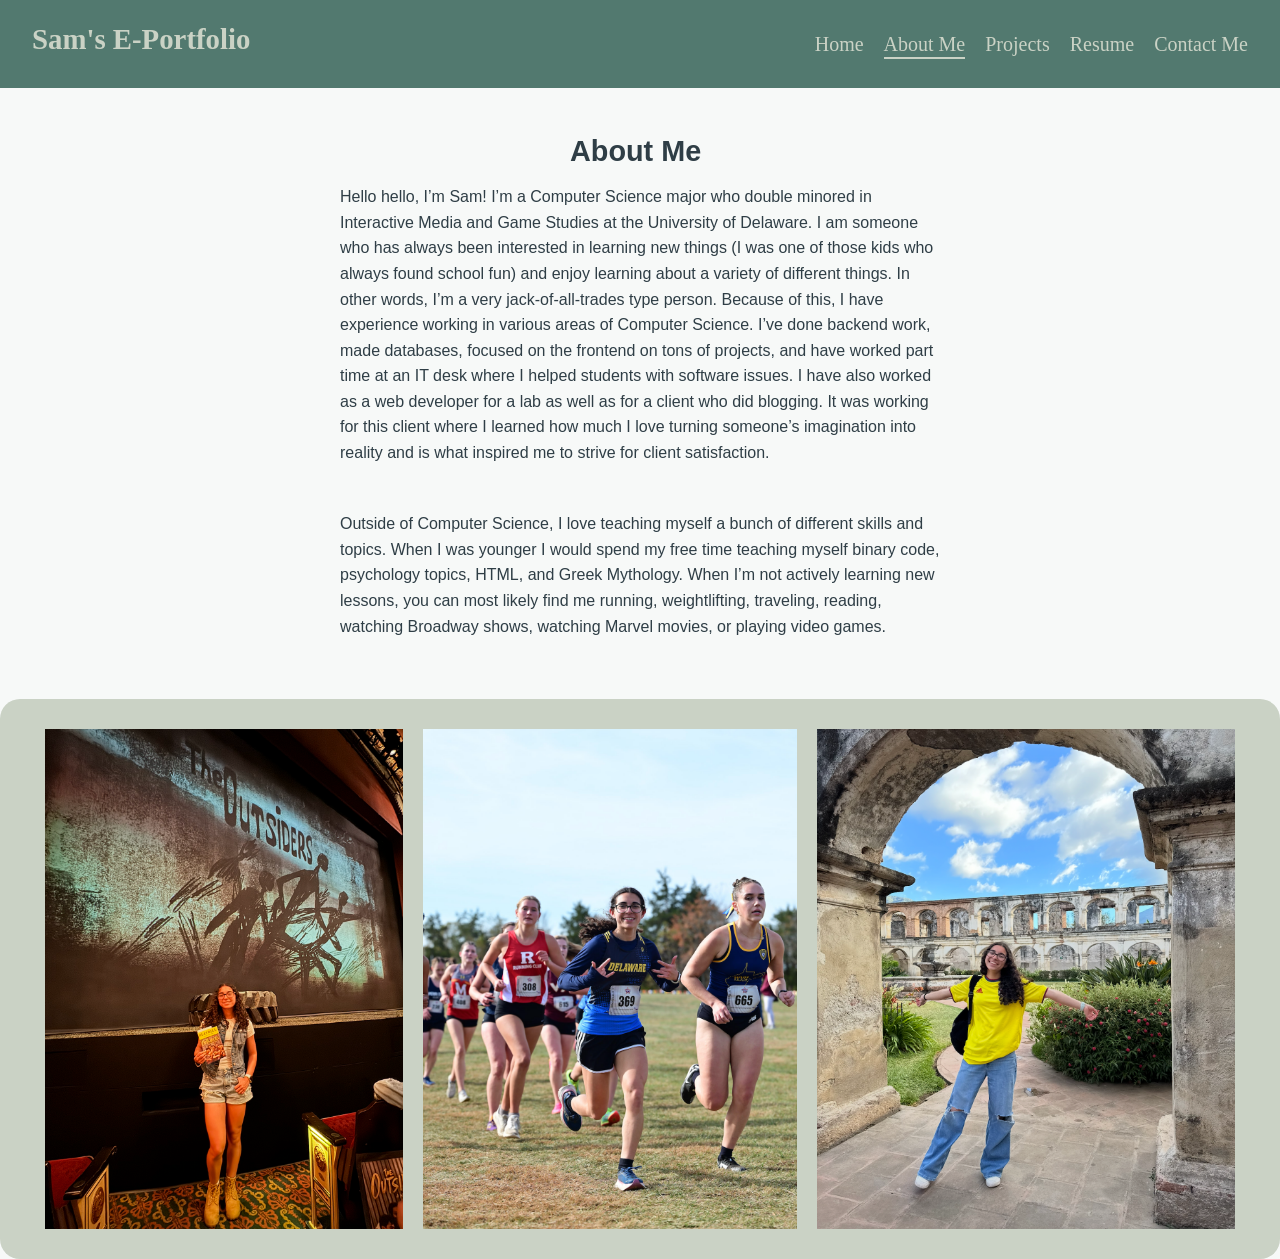
<file: about-me/about.html>
<!DOCTYPE html>
<html>
    <head>
        <link rel="stylesheet" href="./about.css">
        <title>About Samantha Paez | Samantha Paez</title>
        <meta name="description" content="Learn more about Samantha Paez, such as her academic studies, her personal interests / hobbies, and her future goals.">
        <meta name="viewport" content="width=device-width, initial-scale=1.0"> <!--mobile friendly SEO-->
    </head>
    <div>
        <nav>
            <header class="nav-header">Sam's E-Portfolio</header>
                <ul class="nav-links">
                    <li><a href="../index.html">Home</a></li>
                    <li><a href="about.html" class="active">About Me</a></li>
                    <li><a href="../projects/projects.html">Projects</a></li>
                    <li><a href="../resume/resume.html">Resume</a></li>
                    <li><a href="../contact-me/contact.html">Contact Me</a></li>
                </ul>
        </nav>
        <div class="wrapper">
            <header class="page-header">About Me</header>
            <p>
                Hello hello, I’m Sam! I’m a Computer Science major who double minored in Interactive Media and Game Studies at the University of Delaware. 
                I am someone who has always been interested in learning new things (I was one of those kids who always found school fun) and enjoy learning about a variety of different things. 
                In other words, I’m a very jack-of-all-trades type person. Because of this, I have experience working in various areas of Computer Science. 
                I’ve done backend work, made databases, focused on the frontend on tons of projects, and have worked part time at an IT desk where I helped students with software issues. 
                I have also worked as a web developer for a lab as well as for a client who did blogging. 
                It was working for this client where I learned how much I love turning someone’s imagination into reality and is what inspired me to strive for client satisfaction. 
            </p>
            <br>
            <p>
                Outside of Computer Science, I love teaching myself a bunch of different skills and topics. 
                When I was younger I would spend my free time teaching myself binary code, psychology topics, HTML, and Greek Mythology. 
                When I’m not actively learning new lessons, you can most likely find me running, weightlifting, traveling, reading, watching Broadway shows, watching Marvel movies, or playing video games. 
            </p>
        </div>
        <div class="images-div">
            <img id="images" src="../images/me-at-the-outsiders.png" alt="Girl standing in front of stage holding The Outsiders Playbill">
            <img id="images" src="../images/me-during-meet.png" alt="Girl in University of Delaware uniform smiling while racing in a cross country meet">
            <img id="images" src="../images/me-in-guatemala.png" alt="Girl in Colombian Soccer Jersey standing in Guatemala underneath an arch">
        </div>
    </div>
</html>
</file>
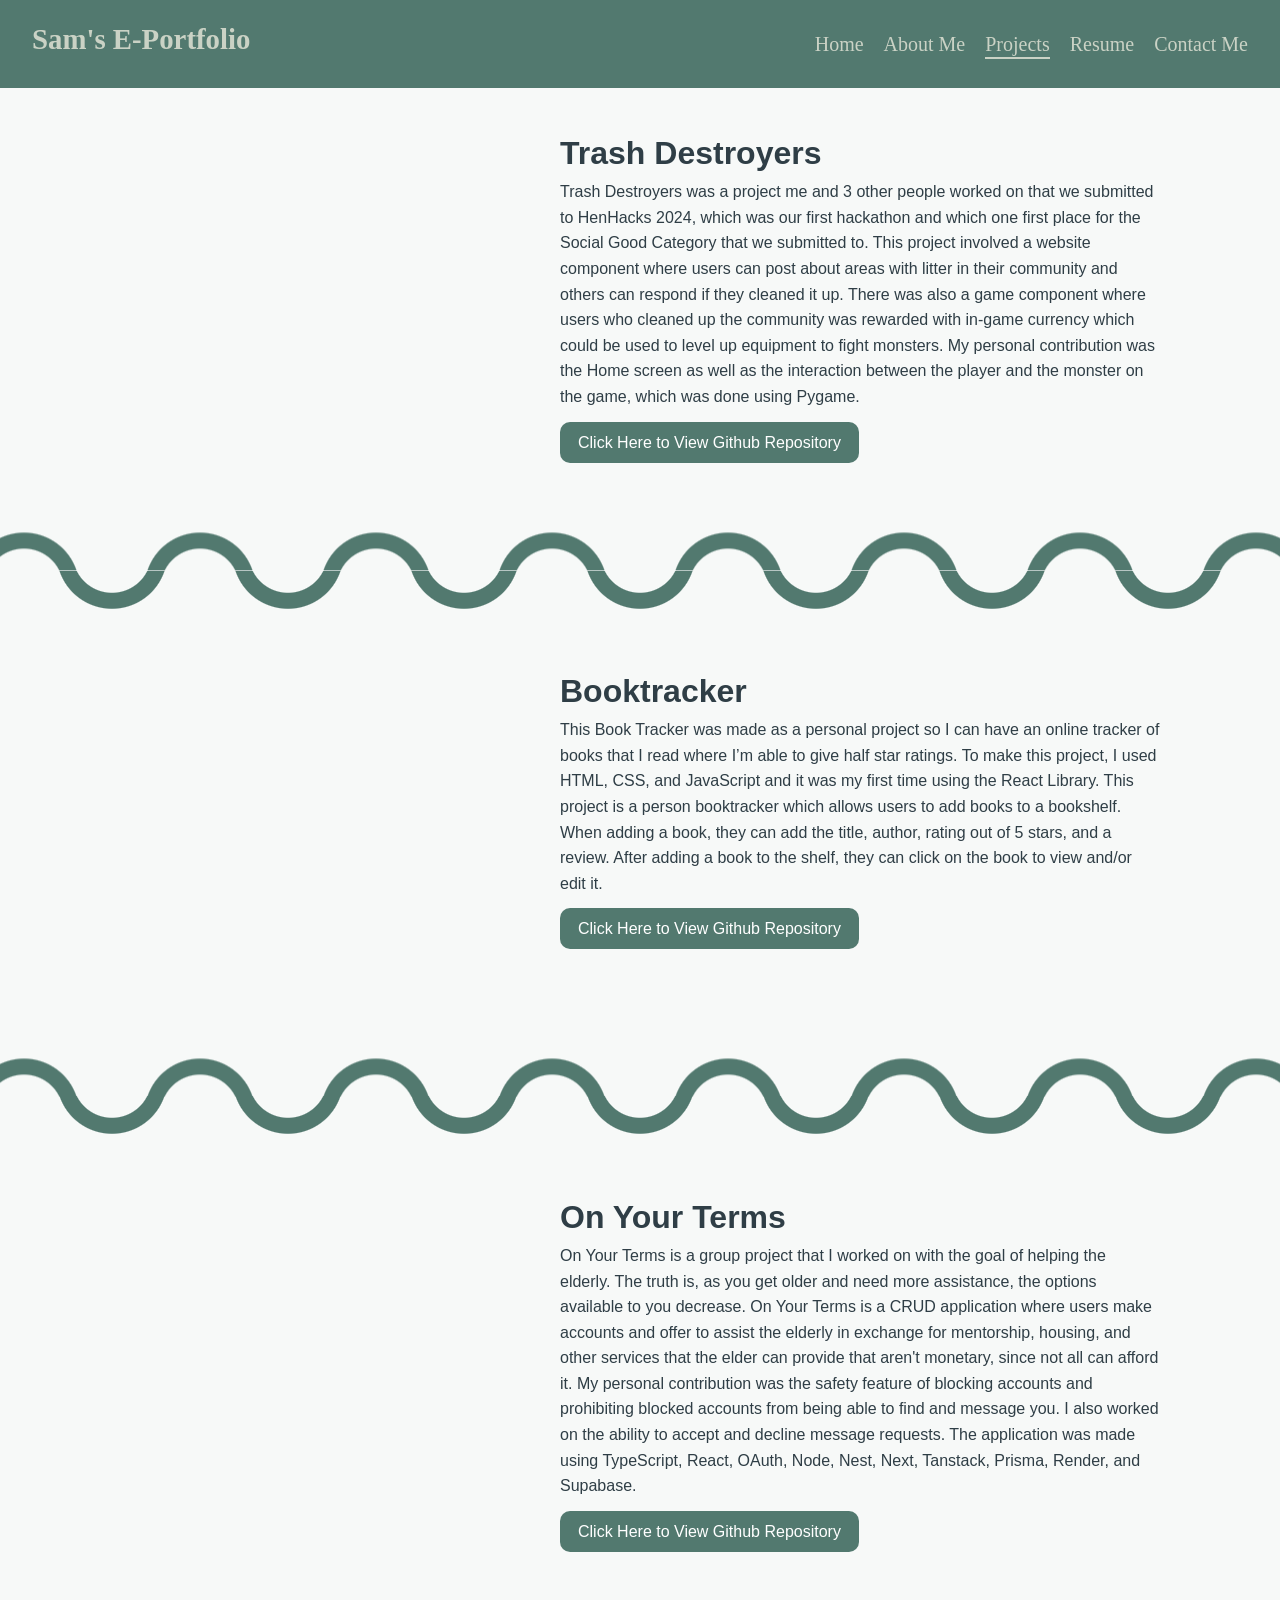
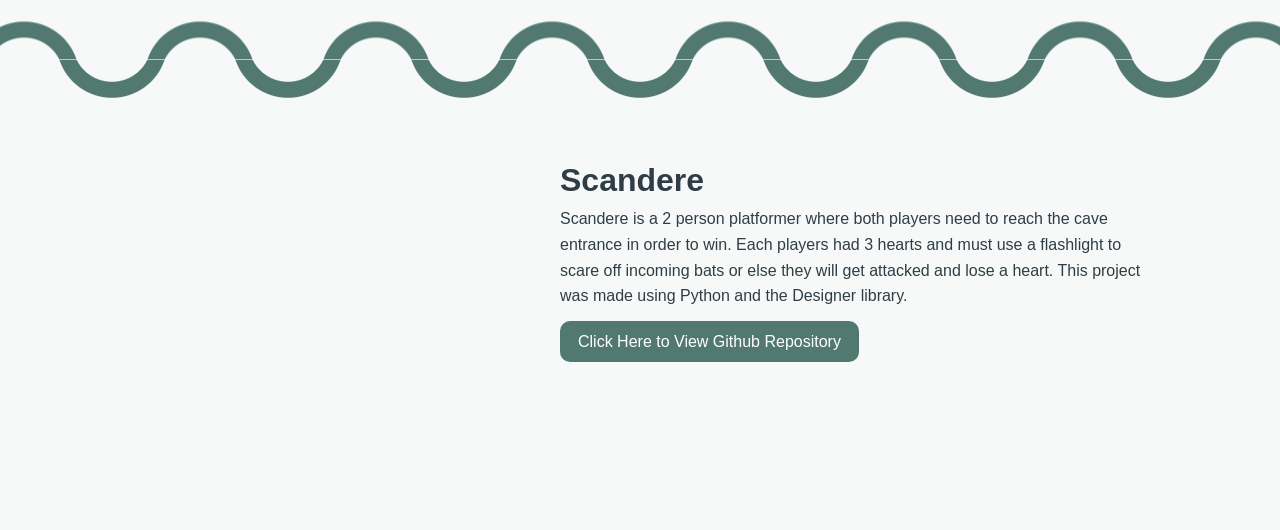
<file: projects/projects.html>
<!DOCTYPE html>
<html>
    <head>
        <link rel="stylesheet" href="./projects.css">
        <title>Samantha Paez's Coding Projects | Samantha Paez</title>
        <meta name="description" content="Some of Samanatha Paez's projects, along with a description of each, a YouTube Demo, and access to it's GitHub repositories.">
        <meta name="viewport" content="width=device-width, initial-scale=1.0"> <!--mobile friendly SEO-->
    </head>
    <div>
        <nav>
            <header class="nav-header">Sam's E-Portfolio</header>
                <ul class="nav-links">
                    <li><a href="../index.html">Home</a></li>
                    <li><a href="../about-me/about.html">About Me</a></li>
                    <li><a href="projects.html" class="active">Projects</a></li>
                    <li><a href="../resume/resume.html">Resume</a></li>
                    <li><a href="../contact-me/contact.html">Contact Me</a></li>
                </ul>
        </nav>
        <div class="wrapper">
            <!-- Trash Destroyers -->
            <div class="projects">
                <div class="project">
                    <iframe width="420" height="315" 
                        src="https://www.youtube.com/embed/DaoaCevlvzE"
                        title="YouTube video player"
                        frameborder="0"
                        allow="accelerometer; autoplay; clipboard-write; encrypted-media; gyroscope; picture-in-picture"
                        allowfullscreen>
                    </iframe>
                    <div class="project-content">
                        <h1 class="project-title">Trash Destroyers</h1>
                        <p class="project-description">
                            Trash Destroyers was a project me and 3 other people worked on that we submitted to HenHacks 2024, which was our first hackathon and which one first place for the Social Good Category that we submitted to. This project involved a website component where users can post about areas with litter in their community and others can respond if they cleaned it up. There was also a game component where users who cleaned up the community was rewarded with in-game currency which could be used to level up equipment to fight monsters. My personal contribution was the Home screen as well as the interaction between the player and the monster on the game, which was done using Pygame. 
                        </p>
                        <a class="github-link" style="text-decoration:none" href="https://github.com/sheicksen/TrashProject" target="_blank" rel="noopener noreferrer">Click Here to View Github Repository</a>
                    </div>
                </div>
            </div>
        </div>
        <div class="wavy-line"></div>
        <div class="wrapper">
            <!-- Book Tracker Project -->  
            <div class="projects">
                <div class="project">
                    <iframe width="420" height="315" 
                        src="https://www.youtube.com/embed/Sl6bcjn1dxY"
                        title="YouTube video player"
                        frameborder="0"
                        allow="accelerometer; autoplay; clipboard-write; encrypted-media; gyroscope; picture-in-picture"
                        allowfullscreen>
                    </iframe>
                    <div class="project-content">
                        <h1 class="project-title">Booktracker</h1>
                        <p class="project-description">
                            This Book Tracker was made as a personal project so I can have an online tracker of books that I read where I’m able to give half star ratings. To make this project, I used HTML, CSS, and JavaScript and it was my first time using the React Library. 
                            This project is a person booktracker which allows users to add books to a bookshelf. When adding a book, they can add the title, author, 
                            rating out of 5 stars, and a review. After adding a book to the shelf, they can click on the book to view and/or edit it.
                        </p>
                        <a class="github-link" style="text-decoration:none" href="https://github.com/sampaez05/bookTracker" target="_blank" rel="noopener noreferrer">Click Here to View Github Repository</a>
                    </div>   
                </div>
            </div>
        </div>
        <div class="wavy-line"></div>
        <div class="wrapper">
            <!-- On Your Terms -->
             <div class="projects">
                <div class="project">
                    <iframe width="420" height="315" 
                        src="https://www.youtube.com/embed/U-ZyAHNjT1Q"
                        title="YouTube video player"
                        frameborder="0"
                        allow="accelerometer; autoplay; clipboard-write; encrypted-media; gyroscope; picture-in-picture"
                        allowfullscreen>
                    </iframe>
                    <div class="project-content">
                        <h1 class="project-title">On Your Terms</h1>
                        <p class="project-description">
                            On Your Terms is a group project that I worked on with the goal of helping the elderly. The truth is, as you get older and need more assistance, the options available to you decrease. 
                            On Your Terms is a CRUD application where users make accounts and offer to assist the elderly in exchange for mentorship, housing, and other services that the elder can provide that aren't monetary, since not all can afford it.
                            My personal contribution was the safety feature of blocking accounts and prohibiting blocked accounts from being able to find and message you.
                            I also worked on the ability to accept and decline message requests. The application was made using TypeScript, React, OAuth, Node, Nest, Next, Tanstack, Prisma, Render, and Supabase.  
                        </p>
                        <a class="github-link" style="text-decoration:none" href="https://github.com/UD-CISC474-F25/f25-cisc474-purple" target="_blank" rel="noopener noreferrer">Click Here to View Github Repository</a>
                    </div>   
                </div>
            </div>
        </div>
        <div class="wavy-line"></div>
        <div class="wrapper">
            <!-- Scandere -->
            <div class="projects">
                <div class="project">
                    <iframe width="420" height="315" 
                        src="https://www.youtube.com/embed/nIIgc9jnwzo"
                        title="YouTube video player"
                        frameborder="0"
                        allow="accelerometer; autoplay; clipboard-write; encrypted-media; gyroscope; picture-in-picture"
                        allowfullscreen>
                    </iframe>
                    <div class="project-content">
                        <h1 class="project-title">Scandere</h1>
                            <p class="project-description">
                                Scandere is a 2 person platformer where both players need to reach the cave entrance in order to win. Each players had 3 hearts and must use a 
                                flashlight to scare off incoming bats or else they will get attacked and lose a heart. This project was made using Python and the Designer library.
                            </p>
                            <a class="github-link" style="text-decoration:none" href="https://github.com/sampaez05/Scandere-Platformer-Game-CISC-108-Final-Project" target="_blank" rel="noopener noreferrer">Click Here to View Github Repository</a>
                    </div>
                </div>
            </div>
        </div>
    </div>
</html>
</file>
<file: about-me/about.css>
#images{
    height: 500px;
    width: auto;
}

.images-div {
    display: flex;
    justify-content: center; 
    gap: 20px;                
    margin-top: 20px;
    background-color: #CAD2C5;
    border-radius: 20px;
    padding:30px;
}

@import url('https://googleapis.com');


/* Reset some default browser styles */
* {
    margin: 0;
    padding: 0;
    box-sizing: border-box;
}

/* General page styling */
body {
    font-family: 'Segoe UI', Tahoma, Geneva, Verdana, sans-serif;
    background-color: #f7f9f8;
    color: #2f3e46;
    line-height: 1.6;
    
}

.wrapper{
    padding: 20px;
}

/* Header */
header {
    font-size: 1.8rem;
    font-weight: bold;
    margin-bottom: 10px;
}

/*
Navigation bar
nav {
  display: flex;
  justify-content: space-between;
  align-items: center;
  padding: 1rem 2rem;
  background: #CAD2C5;
  font-family: 'Playfair Display', serif;
  font-weight: 500;
  font-size: 20px;
  border-radius: 20px;
}

.nav-links {
    list-style: none;
    display: flex;
    gap: 20px;
}

.nav-links li a {
    text-decoration: none;
    color: #52796f;
    font-weight: 500;
    transition: color 0.2s ease;
}

.nav-links li a:hover {
    color: #354f52;
}

.nav-links .active {
    border-bottom: 2px solid #52796f;
    padding-bottom: 2px;
}
*/

/* Navigation bar */
nav {
  display: flex;
  justify-content: space-between;
  align-items: center;
  padding: 1rem 2rem;
  background: #52796f;
  font-family: 'Playfair Display', serif;
  font-weight: 500;
  font-size: 20px;
}
.nav-header{
    color: #CAD2C5;
}

.nav-links {
    list-style: none;
    display: flex;
    gap: 20px;
}

.nav-links li a {
    text-decoration: none;
    color: #CAD2C5;
    font-weight: 500;
    transition: color 0.2s ease;
}

.nav-links li a:hover {
    color: #354f52;
    font-weight: 600;
   
}

.nav-links .active {
    border-bottom: 2px solid #CAD2C5;
    padding-bottom: 2px;
}

/* About section */
h2 {
    margin-top: 20px;
    margin-bottom: 10px;
    color: #354f52;
}

.page-header {
    max-width: 140px;
    margin-top: 20px;
    margin-left: auto;
    margin-right: auto;
}

p {
    max-width: 600px;
    margin-bottom: 20px;
    margin-left: auto;
    margin-right: auto;
}

/* Button styling */
#viewProjectsButton {
    background-color: #52796f;
    color: white;
    border: none;
    padding: 12px 18px;
    font-size: 1rem;
    border-radius: 10px;
    cursor: pointer;
    transition: all 0.2s ease;
}

#viewProjectsButton:hover {
    background-color: #354f52;
    transform: translateY(-2px);
}

#viewProjectsButton:active {
    transform: translateY(0);
}

/* HTML: <div class="wavy-line"></div> */
.wavy-line {
    --s: 44px; /* size of the wave */
    --b: 16px; /* thickness of the line */
    --m: 0.4; /* curvature of the wave [0 2] */
    
    background: #52796f;
    --R: calc(var(--s)*sqrt(var(--m)*var(--m) + 1) + var(--b)/2);
    height: calc(2*var(--R));
    width: 100%;
    --_g: #0000 calc(99% - var(--b)), #000 calc(101% - var(--b)) 99%, #0000 101%;
    mask:
      radial-gradient(var(--R) at left 50% bottom calc(-1*var(--m)*var(--s)), var(--_g)) 
       calc(50% - 2*var(--s)) calc(50% - var(--s)/2 - var(--b)/2)/calc(4*var(--s)) calc(var(--s) + var(--b)) repeat-x,
      radial-gradient(var(--R) at left 50% top calc(-1*var(--m)*var(--s)),var(--_g)) 
       50% calc(50% + var(--s)/2 + var(--b)/2)/calc(4*var(--s)) calc(var(--s) + var(--b)) repeat-x;
  }
</file>
<file: projects/projects.css>
.images-div {
    margin-left: auto;
    margin-right: auto;
}

#images{
    height: 500px;
}
@import url('https://googleapis.com');


/* Reset some default browser styles */
* {
    margin: 0;
    padding: 0;
    box-sizing: border-box;
}

/* General page styling */
body {
    font-family: 'Segoe UI', Tahoma, Geneva, Verdana, sans-serif;
    background-color: #f7f9f8;
    color: #2f3e46;
    line-height: 1.6;
    
}

.wrapper{
    padding: 20px;
}

/* Header */
header {
    font-size: 1.8rem;
    font-weight: bold;
    margin-bottom: 10px;
}

/* Navigation bar 
nav {
  display: flex;
  justify-content: space-between;
  align-items: center;
  padding: 1rem 2rem;
  background: #CAD2C5;
  font-family: 'Playfair Display', serif;
  font-weight: 500;
  font-size: 20px;
  border-radius: 20px;
}

.nav-links {
    list-style: none;
    display: flex;
    gap: 20px;
}

.nav-links li a {
    text-decoration: none;
    color: #52796f;
    font-weight: 500;
    transition: color 0.2s ease;
}

.nav-links li a:hover {
    color: #354f52;
}

.nav-links .active {
    border-bottom: 2px solid #52796f;
    padding-bottom: 2px;
}*/

/* Navigation bar */
nav {
  display: flex;
  justify-content: space-between;
  align-items: center;
  padding: 1rem 2rem;
  background: #52796f;
  font-family: 'Playfair Display', serif;
  font-weight: 500;
  font-size: 20px;
}
.nav-header{
    color: #CAD2C5;
}

.nav-links {
    list-style: none;
    display: flex;
    gap: 20px;
}

.nav-links li a {
    text-decoration: none;
    color: #CAD2C5;
    font-weight: 500;
    transition: color 0.2s ease;
}

.nav-links li a:hover {
    color: #354f52;
    font-weight: 600;
   
}

.nav-links .active {
    border-bottom: 2px solid #CAD2C5;
    padding-bottom: 2px;
}

/* About section */
h2 {
    margin-top: 20px;
    margin-bottom: 10px;
    color: #354f52;
}

.page-header {
    max-width: 140px;
    margin-top: 20px;
    margin-left: auto;
    margin-right: auto;
}

p {
    max-width: 600px;
    margin-bottom: 20px;
    margin-left: auto;
    margin-right: auto;
}

/* Button styling */
.github-link {
    background-color: #52796f;
    color: white;
    border: none;
    padding: 12px 18px;
    font-size: 1rem;
    border-radius: 10px;
    cursor: pointer;
    transition: all 0.2s ease;
}

.github-link:hover {
    background-color: #354f52;
    transform: translateY(-2px);
}

.github-link:active {
    transform: translateY(0);
}

.project {
    display: flex;
    align-items: flex-start; /* aligns top of text with video */
    gap: 20px;               /* space between video and text */
    margin-bottom: 40px;
}

.project iframe {
    flex-shrink: 0; /* prevents video from shrinking */
}

.project-content {
    max-width: 600px;
}

.projects {
    display: flex;
    justify-content: center;   
    gap: 20px;                
    margin-top: 20px;
}

/*.project-title {
    display: flex;
    justify-content: center;   
    gap: 20px;                
    margin-top: 20px;
}*/

/* HTML: <div class="wavy-line"></div> */
.wavy-line {
    --s: 44px; /* size of the wave */
    --b: 16px; /* thickness of the line */
    --m: 0.4; /* curvature of the wave [0 2] */
    
    background: #52796f;
    --R: calc(var(--s)*sqrt(var(--m)*var(--m) + 1) + var(--b)/2);
    height: calc(2*var(--R));
    width: 100%;
    --_g: #0000 calc(99% - var(--b)), #000 calc(101% - var(--b)) 99%, #0000 101%;
    mask:
      radial-gradient(var(--R) at left 50% bottom calc(-1*var(--m)*var(--s)), var(--_g)) 
       calc(50% - 2*var(--s)) calc(50% - var(--s)/2 - var(--b)/2)/calc(4*var(--s)) calc(var(--s) + var(--b)) repeat-x,
      radial-gradient(var(--R) at left 50% top calc(-1*var(--m)*var(--s)),var(--_g)) 
       50% calc(50% + var(--s)/2 + var(--b)/2)/calc(4*var(--s)) calc(var(--s) + var(--b)) repeat-x;
  }
</file>
